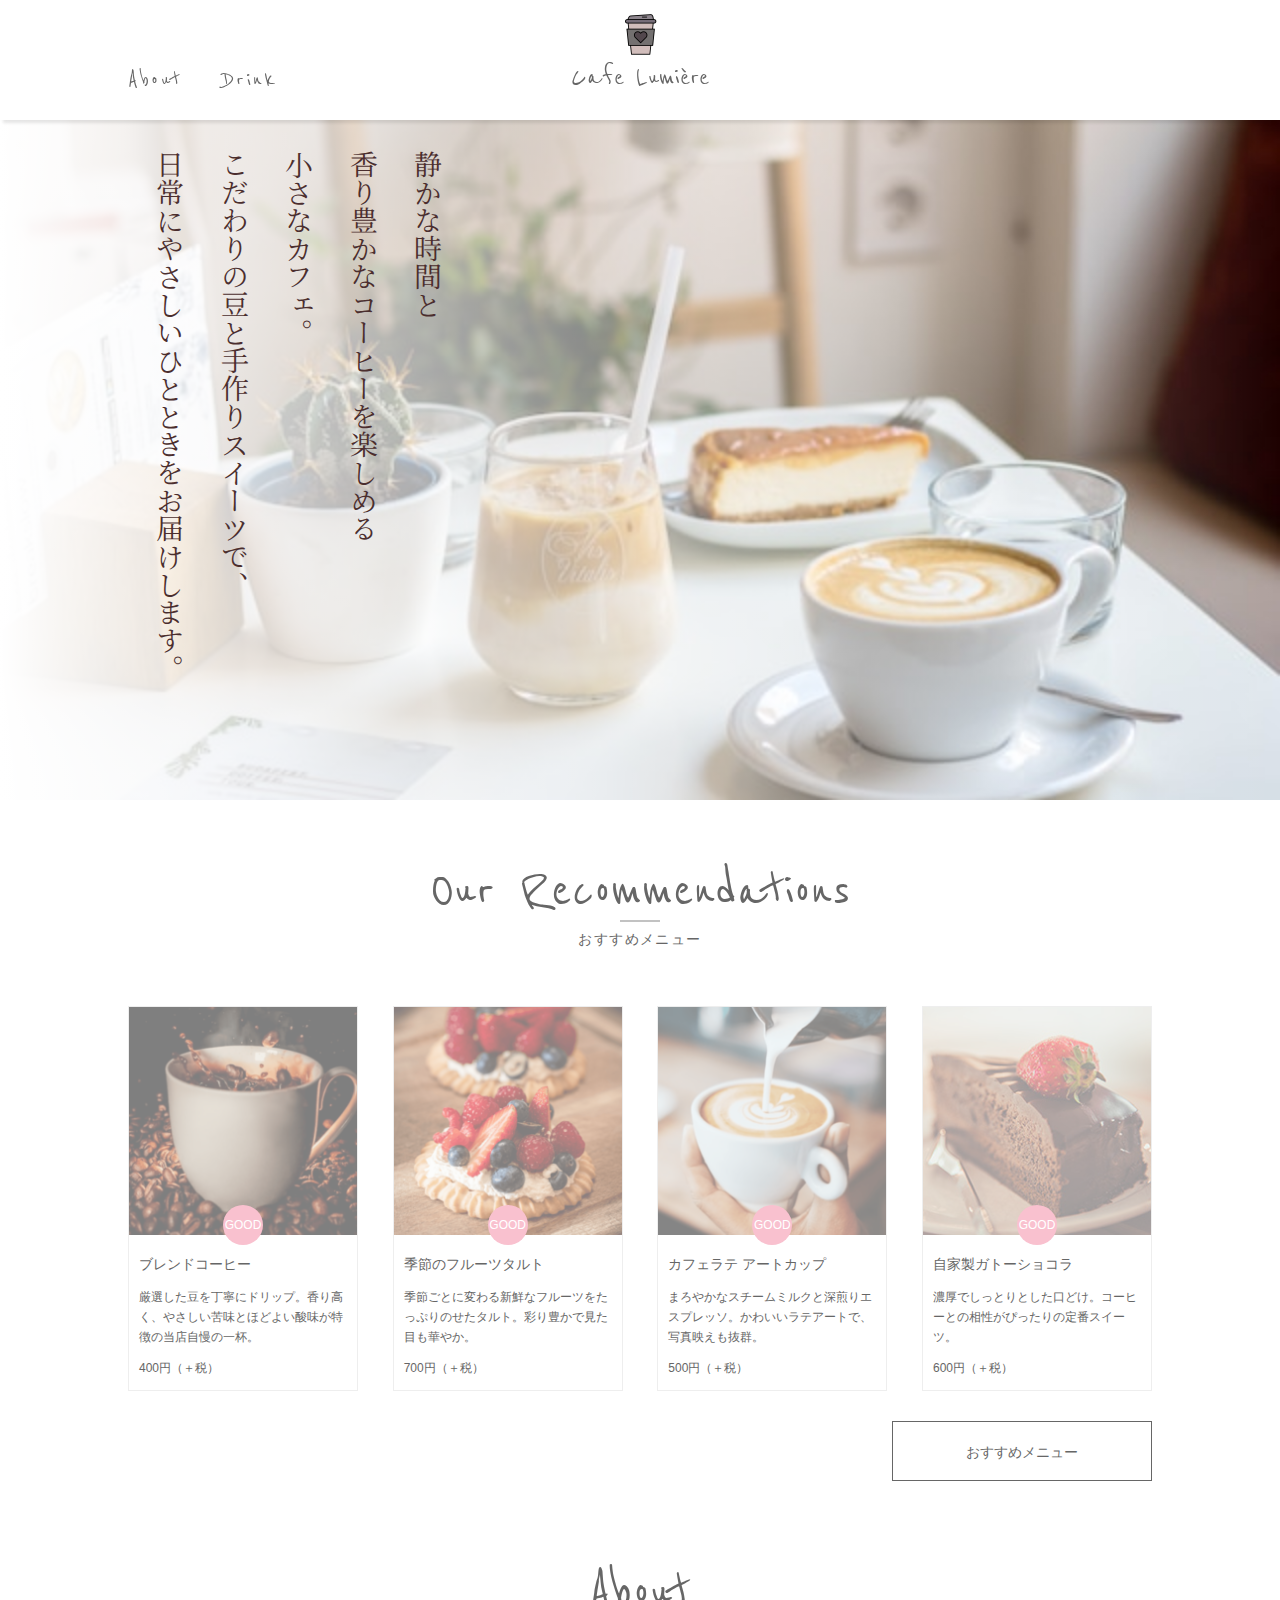
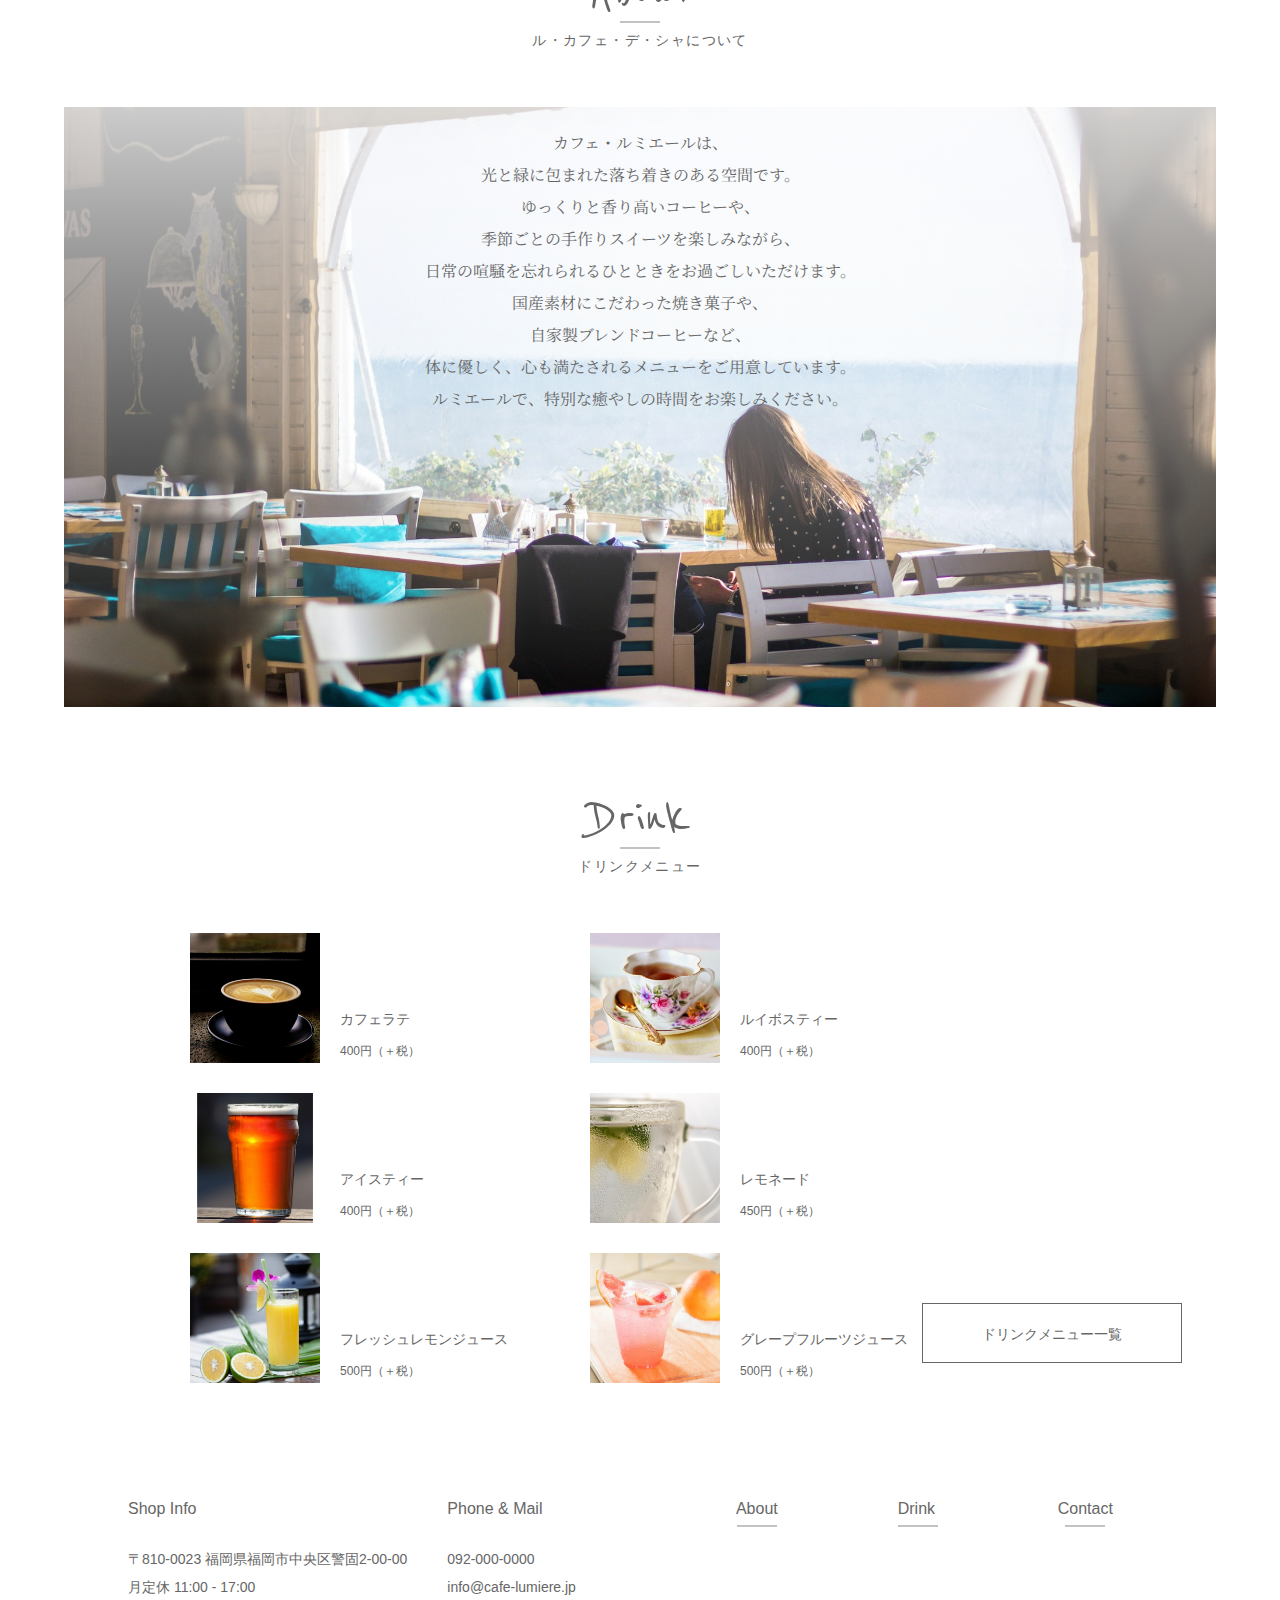
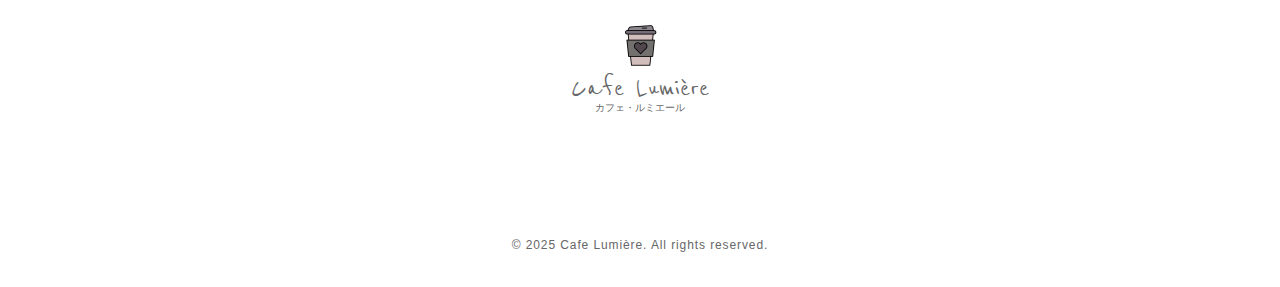
<file: index.html>
<!DOCTYPE html>
<html lang="ja" dir="ltr">

<head>
 <meta name="viewport" content="width=device-width, initial-scale=1, maximum-scale=1, user-scalable=no">
 <meta charset="utf-8">
 <title>Cafe Lumière カフェ ルミエール</title>
 <meta name="description" content="忙しい日常の中でほっと一息できる、心と体を休める空間。「Cafe Lumière」のWebサイトです。">
 <meta name="keywords" content="Cafe Lumière カフェ ルミエール,レシピ,Chipie,福岡,国産小麦,天然酵母,有機栽培,パン,ケーキ,コーヒー">
 <link rel="stylesheet" type="text/css" href="style.css">
 <link href="https://fonts.googleapis.com/css2?family=Noto+Serif+JP:wght@200..900&family=Reenie+Beanie&display=swap" rel="stylesheet">
 <link rel="stylesheet" href="https://cdnjs.cloudflare.com/ajax/libs/font-awesome/6.5.0/css/all.min.css">
 <script src="https://code.jquery.com/jquery-1.11.1.min.js"></script>
<script type="text/javascript">
$(document).ready(function() {
    var $itemBlk = $('.item-blk');  // 対象要素を取得
    if (!$itemBlk.length) return;   // 存在しなければ終了

    $(window).scroll(function() {
        var scrollTop = $(window).scrollTop();
        var windowHeight = $(window).height();

        $itemBlk.each(function() {
            var $this = $(this);
            var offsetTop = $this.offset().top;
            var offsetBottom = offsetTop + $this.outerHeight();

            if(scrollTop + windowHeight > offsetTop && scrollTop < offsetBottom) {
                $this.addClass('active');
            } else {
                $this.removeClass('active');
            }
        });
    });
});
</script>
 <script type="text/javascript">
　　$(window).load(function() {
　　　$('a[href^=#]').click(function() {
　　　　var speed = 1000;
　　　　var href = $(this).attr("href");
　　　　var target = $(href == "#" || href == "" ? 'html' : href);
　　　　var position = target.offset().top;
　　　　$("html, body").animate({
　　　　　scrollTop: position
　　　　}, speed, "swing");
　　　　return false;
　　　});
　　});
　</script>

 <script type="text/javascript">
 $(function(){
  $('#nav-toggle').click(function(){
   $('body').toggleClass('open');
  });
 });
 </script>
</head>

<body id="home">
 <header id="page-header">
  <div class="inner">
  <a href="#home"> <h1 class="logo"><span>Cafe Lumière</span></h1>
</a>
<div id="nav-toggle" class="sp">
  <div>
    <span></span>
    <span></span>
    <span></span>
    </div>
</div>

   <nav class="header-nav">
    <ul>
     <li><a href="#about">About</a></li>
     <li><a href="#drink">Drink</a></li>
    </ul>
    <ul class="sns">
    <a href="#"><i class="fab fa-facebook-f"></i></a>
    <a href="#"><i class="fab fa-instagram"></i></a>
    <a href="#"><i class="fab fa-youtube"></i></a>
  </div>
    </ul>
   </nav>
  </div>
 </header>

 <main>
  <div id="kv">
   <div class="inner">
    <p>
     静かな時間と<br>
     香り豊かなコーヒーを楽しめる<br>
     小さなカフェ。<br>
     こだわりの豆と手作りスイーツで、<br>
     日常にやさしいひとときをお届けします。<br>
    </p>
   </div>
  </div>

   <section id="new_arrivals">
   <h1><span>Our Recommendations</span>おすすめメニュー</h1>
   <div class="inner">
    <div class="item-blk">
     <div class="item">
      <p class="photo">
      <img src="./recommend/recommend1.png" alt="ブレンドコーヒー"></p>
      <h2>ブレンドコーヒー</h2>
      <p class="text">厳選した豆を丁寧にドリップ。香り高く、やさしい苦味とほどよい酸味が特徴の当店自慢の一杯。</p>
      <p class="price">400円（＋税）</p>
     </div>
     <div class="item">
      <p class="photo"><img src="./recommend/recommend2.png" alt="季節のフルーツタルト"></p>
      <h2>季節のフルーツタルト</h2>
      <p class="text">季節ごとに変わる新鮮なフルーツをたっぷりのせたタルト。彩り豊かで見た目も華やか。</p>
      <p class="price">700円（＋税）</p>
     </div>
     <div class="item">
      <p class="photo">
        <img src="./recommend/recommend3.png" alt="カフェラテ アートカップ">
      </p>
      <h2>カフェラテ アートカップ</h2>
      <p class="text">まろやかなスチームミルクと深煎りエスプレッソ。かわいいラテアートで、写真映えも抜群。</p>
      <p class="price">500円（＋税）</p>
     </div>
     <div class="item">
      <p class="photo"><img src="./recommend/recommend4.jpg" alt="自家製ガトーショコラ"></p>
      <h2>自家製ガトーショコラ</h2>
      <p class="text">濃厚でしっとりとした口どけ。コーヒーとの相性がぴったりの定番スイーツ。</p>
      <p class="price">600円（＋税）</p>
     </div>
    </div>
    <p class="btn"><a href="#">おすすめメニュー</a></p>
   </div>
  </section>

  <section id="about">
   <h1><span>About</span>ル・カフェ・デ・シャについて</h1>
   <div class="inner">
    <p class="text">
    カフェ・ルミエールは、<br>
    光と緑に包まれた落ち着きのある空間です。<br>
    ゆっくりと香り高いコーヒーや、<br>
    季節ごとの手作りスイーツを楽しみながら、<br>
    日常の喧騒を忘れられるひとときをお過ごしいただけます。<br>
    国産素材にこだわった焼き菓子や、<br>
    自家製ブレンドコーヒーなど、<br>
    体に優しく、心も満たされるメニューをご用意しています。<br>
    ルミエールで、特別な癒やしの時間をお楽しみください。
    </p>
   </div>
  </section>

  <section id="drink">
   <h1><span>Drink</span>ドリンクメニュー</h1>
   <div class="menu">
    <div class="item-blk">
     <div class="item">
      <p class="photo"><img src="./menu/img11.png" alt="カフェラテ"></p>
      <h2>カフェラテ</h2>
      <p class="price">400円（＋税）</p>
     </div>
     <div class="item">
      <p class="photo"><img src="./menu/img8.png" alt="ルイボスティー"></p>
      <h2>ルイボスティー</h2>
      <p class="price">400円（＋税）</p>
     </div>
     <div class="item">
      <p class="photo"><img src="./menu/img1.png" alt="アイスティー"></p>
      <h2>アイスティー</h2>
      <p class="price">400円（＋税）</p>
     </div>
     <div class="item">
      <p class="photo"><img src="./menu/img2.png" alt="レモネード"></p>
      <h2>レモネード</h2>
      <p class="price">450円（＋税）</p>
     </div>
     <div class="item pc">
      <p class="photo"><img src="./menu/img3.png" alt="フレッシュレモンジュース"></p>
      <h2>フレッシュレモンジュース</h2>
      <p class="price">500円（＋税）</p>
     </div>
     <div class="item pc">
      <p class="photo"><img src="./menu/img4.png" alt="グレープフルーツジュース"></p>
      <h2>グレープフルーツジュース</h2>
      <p class="price">500円（＋税）</p>
     </div>
    </div>
     <p class="btn"><a href="drink/index.html">ドリンクメニュー一覧</a></p>
   </div>
  </section>
</main>

<footer>
 <div class="inner">
  <div class="footer-blk">
   <h3>Shop Info</h3>
   <ul>
    <li>〒810-0023 福岡県福岡市中央区警固2-00-00</li>
    <li>月定休 11:00 - 17:00</li>
   </ul>
  </div>
  <div class="footer-blk">
   <h3>Phone & Mail</h3>
   <ul>
    <li><a href="tel:0420000000">092-000-0000</a></li>
    <li><a href="info@cafe-lumiere.jp">info@cafe-lumiere.jp</a></li>
   </ul>
  </div>

  <nav class="footer-nav">
   <ul>
    <li><a href="#about">About</a></li>
    <li><a href="#drink">Drink</a></li>
    <li><a href="contact/index.html">Contact</a></li>
  </ul>
  </nav>
 </div>

 <p class="logo"><span>Cafe Lumière</span>カフェ・ルミエール</p>

  <nav class="sns">
   <ul>
     <a href="#"><i class="fab fa-facebook-f"></i></a>
     <a href="#"><i class="fab fa-instagram"></i></a>
     <a href="#"><i class="fab fa-youtube"></i></a>
   </ul>
  </nav>

  <p class="copyright">© 2025 Cafe Lumière. All rights reserved.</p>
 </footer>
</body>

</html>
</file>
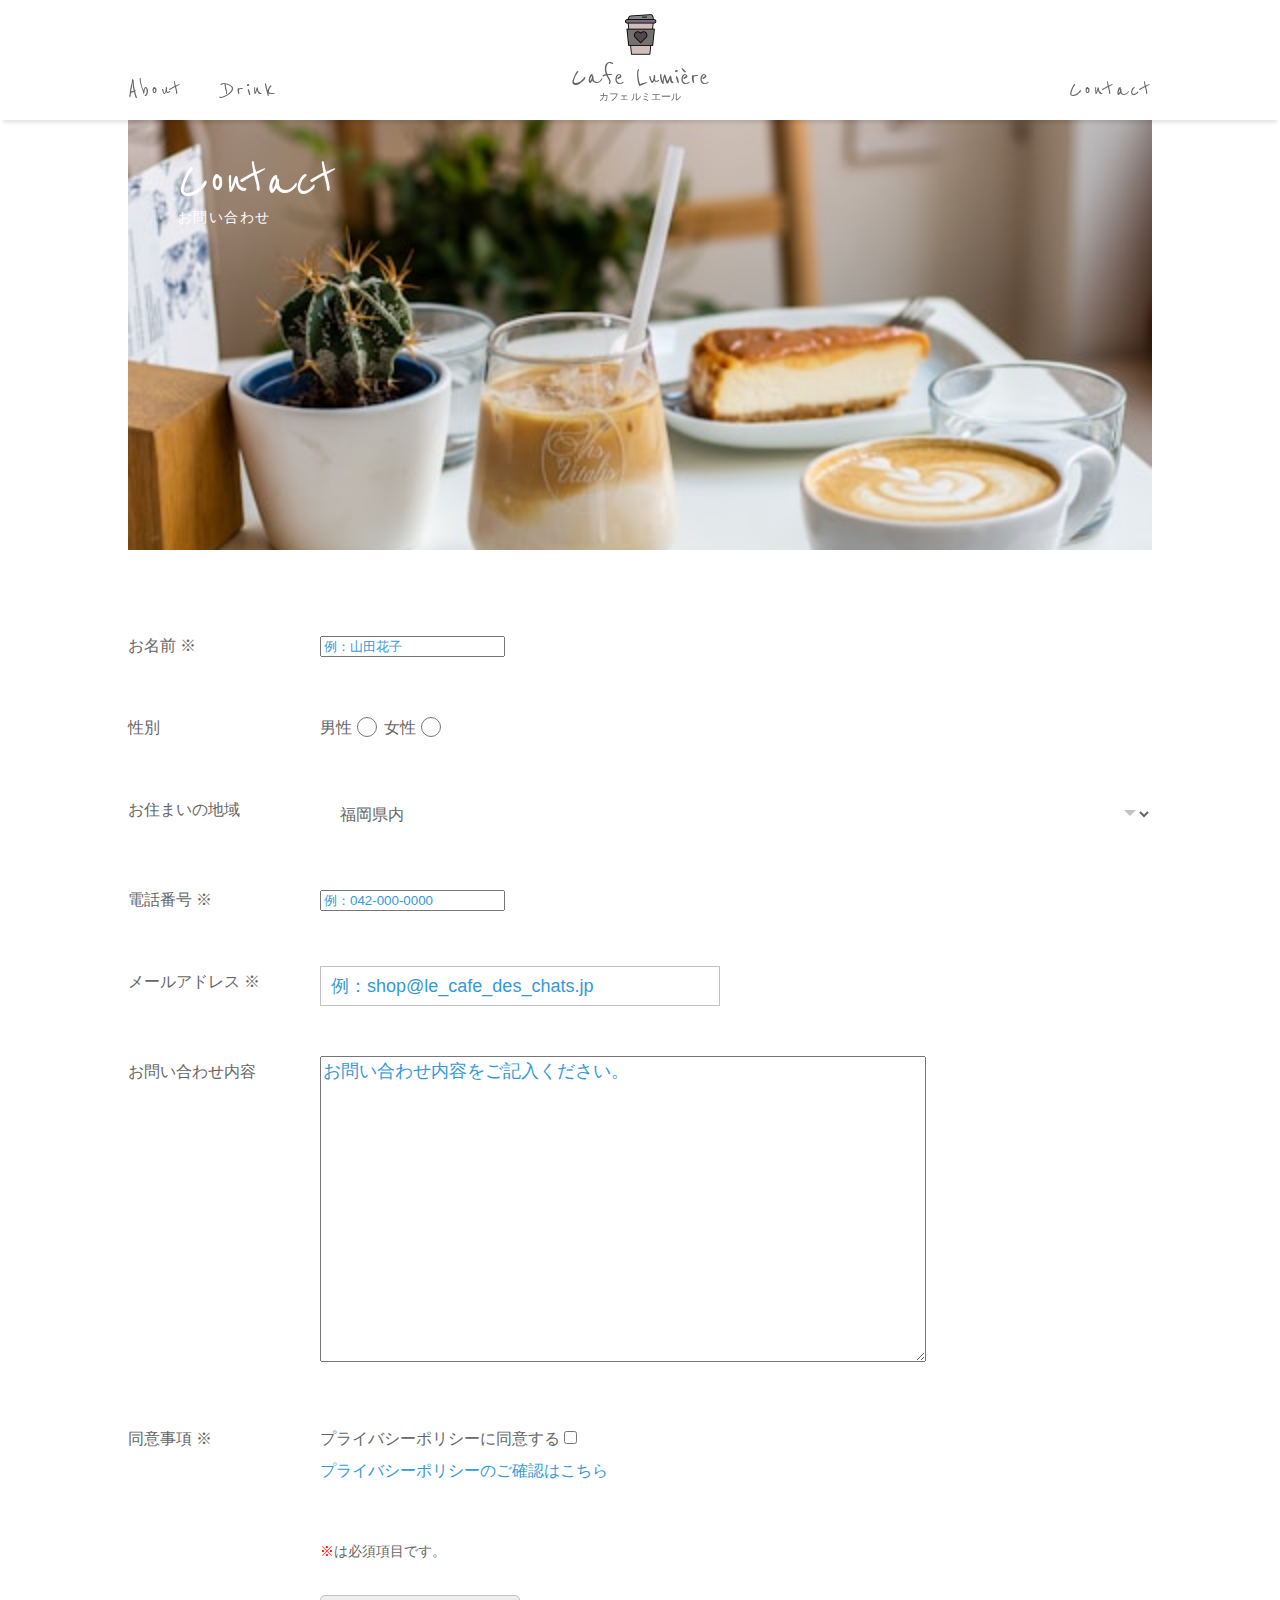
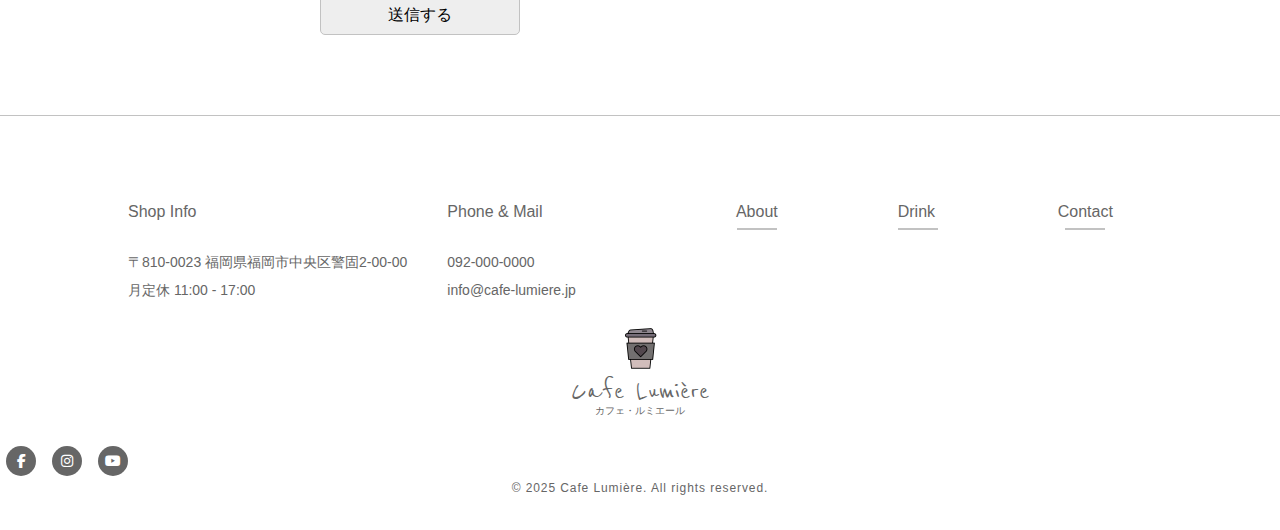
<file: contact/index.html>
﻿<!DOCTYPE html>
<html lang="ja" dir="ltr">
  <head>
    <meta name="viewport" content="width=device-width, initial-scale=1, maximum-scale=1, user-scalable=no"
    />
    <meta charset="utf-8" />
    <title>Cafe Lumière カフェ ルミエール</title>
    <meta
      name="description"
      content="カフェ「カフェ ルミエール」の「Contact」のページです。"/>
    <meta
      name="keywords"
      content="Cafe Lumière,カフェ ルミエール,レシピ,Chipie,福岡,国産小麦,天然酵母,有機栽培,パン,ケーキ,コーヒー"
    />
    <link rel="stylesheet" type="text/css" href="../style.css" />
    <link
      href="https://fonts.googleapis.com/css?family=Noto+Serif+JP|Reenie+Beanie&display=swap"
      rel="stylesheet"/>
     <link href="https://fonts.googleapis.com/css2?family=Noto+Serif+JP:wght@200..900&family=Reenie+Beanie&display=swap" rel="stylesheet">
     <link rel="stylesheet" href="https://cdnjs.cloudflare.com/ajax/libs/font-awesome/6.5.0/css/all.min.css">
     <script src="https://code.jquery.com/jquery-1.11.1.min.js"></script>
    <script type="text/javascript">
      $(function () {
        $("input").click(function () {
          $(this).next(".error").toggleClass("active");
        });
      });
    </script>
  </head>

  <body id="contact">
    <header id="page-header">
      <div class="inner">
        <a href="../index.html">
          <h1 class="logo">
            <span>Cafe Lumière</span>カフェ ルミエール
          </h1>
        </a>
        <div id="nav-toggle" class="sp">
          <div>
            <span></span>
            <span></span>
            <span></span>
          </div>
        </div>

        <nav class="header-nav">
          <ul>
            <li><a href="../index.html#about">About</a></li>
            <li><a href="../index.html#drink">Drink</a></li>
          </ul>
          <ul class="sns">
            <li>
              <a href="#"><i class="fab fa-facebook-f"></i></a>
            </li>
            <li>
               <a href="#"><i class="fab fa-instagram"></i></a>
            </li>
            <li>
              <a href="#"><i class="fab fa-youtube"></i></a>
            </li>
            <li><a href="#">Contact</a></li>
          </ul>
        </nav>
      </div>
    </header>

    <main>
      <header>
        <div class="inner">
          <h1><span>Contact</span>お問い合わせ</h1>
        </div>
      </header>

      <div class="inner">
        <form method="post" action="" enctype="">
          <dl>
            <dt><label for="your-name">お名前 ※</label></dt>
            <dd>
              <input
                type="text"
                name="お名前"
                id="your-name"
                placeholder="例：山田花子"
              />
              <span class="error">この項目は必ず入力してください。</span>
            </dd>
             <dt>性別</dt>
  <dd>
   <label for="man">男性</label><input type="radio" name="gender" value="男性" id="man">
   <label for="woman">女性</label><input type="radio" name="gender" value="女性" id="woman">
  </dd>
  <dt>お住まいの地域</dt>
  <dd class="pref-blk">
   <select name="pref">
    <option value="福岡県内">福岡県内</option>
    <option value=" 九州">九州</option>
    <option value="九州以外">九州以外</option>
   </select>
  </dd>
            <dt><label for="phone-num">電話番号 ※</label></dt>
            <dd>
              <input
                type="tel"
                name="電話番号"
                id="phone-num"
                placeholder="例：042-000-0000"
              />
              <span class="error">この項目は必ず入力してください。</span>
            </dd>
            <dt><label for="e-mail">メールアドレス ※</label></dt>
            <dd>
              <input
                type="email"
                name="メールアドレス"
                id="e-mail"
                placeholder="例：shop@le_cafe_des_chats.jp"
              />
              <span class="error">この項目は必ず入力してください。</span>
            </dd>
            <dt><label for="message">お問い合わせ内容</label></dt>
            <dd>
              <textarea
                name="お問い合わせ内容"
                id="message"
                placeholder="お問い合わせ内容をご記入ください。"
              ></textarea>
            </dd>
<dt><label for="agreement">同意事項 ※</label></dt>
  <dd>
   <label for="agree">プライバシーポリシーに同意する</label><input
type="checkbox" name="agree" value="同意事項" id="agree"><br>
   <a href="#" class="check-policy">プライバシーポリシーのご確認はこちら</a>
   <span class="error">この項目は必ず選択してください。</span>
</dd>
          </dl>
          <p class="notes"><span>※</span>は必須項目です。</p>
          <input type="submit" value="送信する" />
        </form>
      </div>
    </main>

<footer>
 <div class="inner">
  <div class="footer-blk">
   <h3>Shop Info</h3>
   <ul>
    <li>〒810-0023 福岡県福岡市中央区警固2-00-00</li>
    <li>月定休 11:00 - 17:00</li>
   </ul>
  </div>
  <div class="footer-blk">
   <h3>Phone & Mail</h3>
   <ul>
    <li><a href="tel:0420000000">092-000-0000</a></li>
    <li><a href="info@cafe-lumiere.jp">info@cafe-lumiere.jp</a></li>
   </ul>
  </div>

        <nav class="footer-nav">
          <ul>
            <li><a href="../index.html#about">About</a></li>
            <li><a href="../index.html#drink">Drink</a></li>
            <li><a href="#">Contact</a></li>
          </ul>
        </nav>
      </div>

      <p class="logo"><span>Cafe Lumière</span>カフェ・ルミエール</p>

      <nav class="sns">
        <ul>
          <li>
            <a href="#"><i class="fab fa-facebook-f"></i></a>
          </li>
          <li>
           <a href="#"><i class="fab fa-instagram"></i></a>
          </li>
          <li>
          <a href="#"><i class="fab fa-youtube"></i></a>
          </li>
        </ul>
      </nav>

      <p class="copyright">© 2025 Cafe Lumière. All rights reserved.</p>
    </footer>
  </body>
</html>
</file>
<file: style.css>
@charset "UTF-8";

/*--------------------default*/
html {
  margin: 0;
  padding: 0;
  font-size: 62.5%;
}

/*==============================All*/
body {
  margin: 0;
  padding: 0;
  color: #666;
  font-family: "ヒラギノ角ゴ Pro W3", "Hiragino Kaku Gothic Pro", "メイリオ", Meiryo, Osaka, "ＭＳ Ｐゴシック", "MS PGothic", Sans-Serif !important;
  font-size: 1.4rem;
  text-align: left;
  line-height: 2;
  -webkit-text-size-adjust: 100%;
}

p {
  margin: 0;
  padding: 0;
}

a {
  color: #666;
  text-decoration: none;
}

h1,
h2,
h3,
h4,
h5,
h6 {
  margin: 0;
  padding: 0;
  font-weight: normal;
}

img {
  width: 100%;
  height: auto;
}

ul {
  margin: 0;
  padding: 0;
}

ul li {
  list-style-type: none;
  padding: 0;
}

dl,
dt,
dd {
  margin: 0;
  padding: 0;
}

dt {
  font-weight: normal;
}

table {
  border-collapse: collapse;
}

figure {
  margin: 0;
  padding: 0;
}

input {
  cursor: pointer;
}

main {
  padding: 100px 0 0;
}

section::before {
  height: 120px;
  margin: -120px 0 0;
  content: "";
  display: block;
}

.inner {
  width: 1024px;
  margin: 0 auto;
}

.btn a {
  display: inline-block;
  box-sizing: border-box;
  width: 260px;
  height: 60px;
  border: 1px solid #666;
  text-align: center;
  line-height: 60px;
}

.logo {
  font-family: 'Noto Serof JP', serif;
  font-size: 1rem;
  text-align: center;
  line-height: 1;
}

.logo::before {
  content: url(./coffee_img.png);
}


.logo span {
  font-family: 'Reenie Beanie', cursive;
  display: block;
  font-size: 3rem;
}

.sp {
  display: none;
}


/*------------------------  ヘッダー*/
#page-header {
  box-sizing: border-box;
  height: 120px;
  padding: 10px;
  position: fixed;
  width: 100%;
  background: #fff;
  z-index: 10;
  box-shadow: 0 6px 3px -3px rgba(0, 0, 0, .1);
}

#page-header .header-nav {
  display: flex;

  width: 100%;
  margin: -57px 0 0;
  justify-content: space-between;
}

#page-header .header-nav ul {
  display: flex;
}

#page-header .header-nav ul:first-child li {
  margin: 0 40px 0 0;
}

#page-header .header-nav ul:last-child li {
  margin: 0 0 0 25px;
}

#page-header .header-nav ul:last-child li:last-child {
  margin: 0 0 0 40px;
}

#page-header .header-nav li a {
  font-family: 'Reenie Beanie', cursive;
  font-size: 2.5rem;
  letter-spacing: .1em;
  line-height: 90px;
  /* 高さに合わせて調整 */
}

#page-header .header-nav li a img {

  min-width: 18px;
  max-height: 18px;
  vertical-align: -3px;
}

.sns a i {
  margin: 0 10px;
  /* アイコン同士の間隔 */
  color: #ffffff;
  /* アイコンの色 */
  line-height: 90px;
  /* 高さに合わせて調整 */
}

/*-----------------------フッター*/

footer .inner {
  display: flex;

  margin: 0 auto 20px;
}

footer .footer-blk {
  margin: 0 40px 0 0;
}

footer .footer-blk h3 {
  margin: 0 0 20px;
  font-size: 1.6rem;
}

footer .footer-nav ul {
  display: flex;
  justify-content: flex-end;
}

footer .footer-nav li {
  margin: 0 0 0 120px;
}

footer .footer-nav li::after {

  display: block;
  width: 40px;
  height: 2px;
  margin: 0 auto 10px;
  background: #c2c2c2;
  content: "";
}

footer .footer-nav li a {
  font-size: 1.6rem;
}

footer .logo {
  margin: 0 0 30px;
  text-align: center;
}

footer .sns li {
  display: inline-block;
  margin: 0 6px;
}

footer .sns li a {

  display: flex;
  width: 30px;
  height: 30px;
  border-radius: 50%;
  background: #666;
  justify-content: center;
  align-items: center;
}

footer .sns li a img {

  max-width: 18px;
  max-height: 18px;
}

footer .copyright {
  text-align: center;
  margin: 0 0 30px;
  font-size: 1.2rem;
  letter-spacing: .075em;
}

/*------------------------ホーム*/

#home #kv {
  width: 100%;
  height: 700px;
  margin: 0 0 60px;
  background: url(./cafe.img.jpg) no-repeat center top;
  background-size: cover;
}

#home #kv::before {
  content: "";
  position: absolute;
  top: 0;
  left: 0;
  width: 100%;
  height: 800px;
  background: linear-gradient(to right,
      rgba(255, 255, 255, 1),
      /* 左：白50%透明 */
      rgba(255, 255, 255, 0)
      /* 右：完全透明 */
    );
  z-index: 1;
}

#home #kv .inner {
  position: relative;
  height: 600px;
}

#home #kv p {
  position: absolute;
  top: 50px;
  left: 10px;
  font-family: 'Noto Serif JP', serif;
  font-size: 2.8rem;
  line-height: 2.3;
  writing-mode: vertical-rl;
  color: #4B2E2E;
  z-index: 2;
}

#home section {
  margin: 0 0 80px;
}

#home section h1 {
  margin: 0 0 60px;
  font-size: 1.4em;
  text-align: center;
  line-height: 1;
  letter-spacing: .1em;
}


#home section h1 {
  margin: 0 0 60px;
  font-size: 1.4rem;
  text-align: center;
  line-height: 1;
  letter-spacing: .1em;
}

#home section h1 span {
  font-family: 'Reenie Beanie', cursive;
  display: block;
  font-size: 6rem;
  letter-spacing: 0;
}

#home section h1 span::after {
  display: block;
  width: 40px;
  height: 2px;
  margin: 0 auto 10px;
  background: #c2c2c2;
  content: "";
}


#home section h1 span {
  font-family: "Reenie Beanie", cursive;
}

#home #about .text {
  font-family: "Noto Serif JP", serif;
}

#home #new_arrivals .item-blk {
  display: flex;
  justify-content: space-between;
  margin: 0 auto 30px;
}

#home #new_arrivals .item {
  box-sizing: border-box;
  position: relative;
  width: 230px;
  border: 1px solid #eee;
}

#home #new_arrivals .item .photo {
  width: 100%;
  height: 228px;
  overflow: hidden;
}

#home #new_arrivals .item .photo img {
  width: 100%;
  height: auto;
  transition: all 0.75s ease;
  transform: scale(1);
  opacity: 0.5;
}

#home #new_arrivals .item .photo:hover img {
  transform: scale(1.1);
  opacity: 1;
}

#home #new_arrivals .item h2 {
  margin: 10px;
  font-size: 1.4rem;
  font-weight: normal;
}

#home #new_arrivals .item h2::before {
  display: block;
  position: relative;
  width: 40px;
  height: 40px;
  margin: -40px auto 5px;
  border-radius: 50%;
  background: #F9C1CF;
  color: #fff;
  font-size: 1.2rem;
  text-align: center;
  line-height: 40px;
  content: "GOOD";
}

#home #new_arrivals .item .text {
  margin: 10px 10px 0;
  padding: 0 0 42px;
  font-size: 1.2rem;
  line-height: 1.666666;
}

#home #new_arrivals .item .price {
  position: absolute;
  bottom: 10px;
  left: 10px;
  font-size: 1.2rem;
}

#home #new_arrivals .btn {
  text-align: right;
}

#home #about .inner {
  box-sizing: border-box;
  width: 100%;
  height: 600px;
  margin: 0 0;
  padding: 20px 0 0;
  background: url(./explain_cover.jpg)no-repeat center top;
  background-size: 90% auto;
  /* 横幅90%、縦は自動 */
  position: relative;

}

#home #about .inner::before {
  content: "";
  position: absolute;
  top: 0;
  left: 0;
  width: 100%;
  height: 600px;
  background: linear-gradient(rgba(255, 255, 255, 0.8),
      rgba(255, 255, 255, 0));
  z-index: 0;
  /* 文字より後ろに */
}

#home #about .text {
  font-family: 'Noto Serif JP', serif;
  width: 450px;
  margin: 0 auto 50px;
  /* 左右中央寄せ */
  text-align: center;
  font-size: 1.6rem;
  position: relative;
  /* 追加 */
  z-index: 1;
}



#home #drink {
  position: relative;
  width: 100%;
  height: auto;
}

#home #drink .menu {
  position: relative;
}

#home #drink .movie video {
  opacity: .2;
  width: 100%;
  height: auto;
}

#home #drink .item-blk {
  width: 800px;
  margin: 50px auto 0;
  display: flex;
  flex-wrap: wrap;
  justify-content: space-between;
  margin-left: calc(50% - 400px - 50px);
  /* 中央基準から左に50pxずらす */
}

#home #drink .item-blk.active {
  animation: RightToLeft 2s;
}

@keyframes RightToLeft {
  0% {
    opacity: 0;
    transform: translateX(500px);
  }

  100% {
    opacity: 1;
    transform: translateX(0);
  }
}

#home #drink .item {
  position: relative;
  width: 50%;
  margin: 0 0 30px;
}

#home #drink .item .photo {
  width: 130px;
  height: 130px;
}

#home #drink .item h2 {
  position: absolute;
  bottom: 30px;
  left: 150px;
  font-size: 1.4rem;
}

#home #drink .item .price {
  position: absolute;
  left: 150px;
  bottom: 0;
  font-size: 1.2rem;
}

#home #drink .btn {
  position: absolute;
  bottom: 50px;
  left: calc(50% - 512px - -30px);
  /* ← 50px 左に寄せる */
  width: 1024px;
  text-align: right;
}

#home #drink .btn a {
  border-color: #666;
  color: #666;
  background: rgba(255, 255, 255, .3);
}

/*---------------------ドリンクメニュー*/
#drink main header .inner {
  height: 200px;
  background: url(images/header_bg.jpg) no-repeat center top;
  background-size: contain;
  background-attachment: fixed;
  padding: 50px;
  box-sizing: border-box;
}

#drink main header h1 {
  margin: 0 0 60px;
  font-size: 1.4rem;
  line-height: 1;
  letter-spacing: 0.1em;
  color: #fff;
}

#drink main header h1 span {
  display: block;
  font-family: "Reenie Beanie", cursive;
  font-size: 6rem;
  letter-spacing: 0;
}

#drink main .inner {
  padding: 65px 0;
}

#drink .grid-blk {
  display: grid;
  width: 100%;
  height: 1000px;
  grid-template-columns: 20% 15% 30% 15% 20%;
  grid-template-rows: 20% 20% 20% 20% 20%;
  grid-template-areas: "a a b b c " "d e e f f " "d e e g g " "h h i j j " "k l l j j ";
}

#drink .grid-blk div {
  background-repeat: no-repeat;
  background-position: center center;
  background-size: cover;
  opacity: 0;
}

#drink .grid-blk .grid-a {
  grid-area: a;
  background-image: url(drink/images/drink01.jpg);
  animation: drink-item 0.5s ease 0.5s 1 forwards;
}

#drink .grid-blk .grid-b {
  grid-area: b;
  background-image: url(drink/images/drink02.jpg);
  animation: drink-item 0.5s ease 0.7s 1 forwards;
}

#drink .grid-blk .grid-c {
  grid-area: c;
  background-image: url(drink/images/drink03.jpg);
  animation: drink-item 0.5s ease 0.9s 1 forwards;
}

#drink .grid-blk .grid-d {
  grid-area: d;
  background-image: url(drink/images/drink04.jpg);
  animation: drink-item 0.5s ease 1.1s 1 forwards;
}

#drink .grid-blk .grid-e {
  grid-area: e;
  background-image: url(drink/images/drink05.jpg);
  animation: drink-item 0.5s ease 1.3s 1 forwards;
}

#drink .grid-blk .grid-f {
  grid-area: f;
  background-image: url(drink/images/drink06.jpg);
  animation: drink-item 0.5s ease 1.5s 1 forwards;
}

#drink .grid-blk .grid-g {
  grid-area: g;
  background-image: url(drink/images/drink07.jpg);
  animation: drink-item 0.5s ease 1.7s 1 forwards;
}

#drink .grid-blk .grid-h {
  grid-area: h;
  background-image: url(drink/images/drink08.jpg);
  animation: drink-item 0.5s ease 1.9s 1 forwards;
}

#drink .grid-blk .grid-i {
  grid-area: i;
  background-image: url(drink/images/drink09.jpg);
  animation: drink-item 0.5s ease 2.1s 1 forwards;
}

#drink .grid-blk .grid-j {
  grid-area: j;
  background-image: url(drink/images/drink10.jpg);
  animation: drink-item 0.5s ease 2.3s 1 forwards;
}

#drink .grid-blk .grid-k {
  grid-area: k;
  background-image: url(drink/images/drink11.jpg);
  animation: drink-item 0.5s ease 2.5s 1 forwards;
}

#drink .grid-blk .grid-l {
  grid-area: l;
  background-image: url(drink/images/drink12.jpg);
  animation: drink-item 0.5s ease 2.7s 1 forwards;
}

@keyframes drink-item {
  100% {
    opacity: 1;
  }
}

/*----------------お問い合わせ*/
#contact main {
  padding-bottom: 80px;
  margin: 0 0 80px;
  border-bottom: 1px solid #c2c2c2;
}

#contact main header {
  margin: 0 0 80px;
}

#contact main header .inner {
  height: 450px;
  background: url(./cafe.img.jpg) no-repeat center top;
  background-size: contain;
  background-attachment: fixed;
  padding: 50px;
  box-sizing: border-box;
}

#contact main header h1 {
  margin: 0 0 60px;
  font-size: 1.4rem;
  line-height: 1;
  letter-spacing: 0.1em;
  color: #fff;
}

#contact main header h1 span {
  display: block;
  font-family: "Reenie Beanie", cursive;
  font-size: 6rem;
  letter-spacing: 0;
}

#contact form dl {
  display: flex;
  flex-wrap: wrap;
  font-size: 1.6rem;
}

#contact form dt {
  width: 12em;
  margin: 0 0 50px;
}

#contact form dd {
  width: calc(100% - 12em);
  margin: 0 0 50px;
  position: relative;
}

#contact input [type="text"],
#contact input [type="tel"],
#contact input[type="email"] {
  font-size: 1.8rem;
  height: 40px;
  width: 400px;
  border: 1px solid#c2c2c2;
  padding: 10px;
  box-sizing: border-box;
}

#contact input[type="radio"] {
  height: 20px;
  width: 20px;
  border-radius: 50%;
  border: 1px solid #c2c2c2;
  vertical-align: -4px;
  box-sizing: border-box;
}

#contact input[type="radio"]:checked {
  background: #c2c2c2;
}

#contact form dd.pref-blk::before {
  position: absolute;
  top: 1em;
  right: 1em;
  width: 0;
  height: 0;
  padding: 0;
  content: "";
  border-left: 6px solid transparent;
  border-right: 6px solid transparent;
  border-top: 6px solid #c2c2c2;
  pointer-events: none;
}

#contact form dd.pref-blk select {
  width: 100%;
  padding: 0 0 0 1em;
  height: 40px;
  cursor: pointer;
  border: none;
  box-shadow: none;
  background: none;
  color: #666;
  font-size: 1.6rem;
  box-sizing: border-box;
}

#contact textarea {
  font-family: "ヒラギノ角ゴ Pro W3", "Hiragino Kaku Gothic Pro", "メイリオ", Meiryo, Osaka, "ＭＳ Ｐゴシック", "MS PGothic", Sans-Serif !important;
  font-size: 1.8rem;
  width: 600px;
  height: 300px;
  border: 1px splid #c2c2c2
}

#contact input[type="submit"] {
  font-size: 1.6rem;
  width: 200px;
  height: 40px;
  text-align: center;
  border: 1px solid #c2c2c2;
  background: #eee;
  border-radius: 5px;
  margin: 0 0 0 12em;
}

#contact .notes {
  margin: 0 0 30px calc(1.6rem * 12);
}

#contact .notes span {
  color: #f00;
}

::placeholder,
.check-policy {
  color: #3498db;
}

.error {
  position: absolute;
  left: 0;
  padding: 3px 3px 2px;
  background-color: #f66;
  border-radius: 5px;
  font-size: 1.4rem;
  color: #fff;
  transform: translateY(-2.7em);
  transition: all 1s;
  opacity: 0;
}

.error.active {
  opacity: 1;
}

.error::after {
  content: ' ';
  position: absolute;
  top: 100%;
  left: 15px;
  border: 7px solid transparent;
  border-top-color: #f66;
  margin-left: 1px;
}

/*---------------------------------スマホ*/
@media screen and (max-width: 414px) {


  .pc {
    display: none;
  }

  .sp {
    display: block;
  }


  .inner {
    width: 100%;
  }

  /*--------------------------ヘッダ*/
  #nav-toggle {
    position: fixed;
    top: 25px;
    right: 25px;
    height: 32px;
    cursor: pointer;
    z-index: 1000;
  }

  #nav-toggle>div {
    position: relative;
    width: 36px;
  }

  #nav-toggle>div span {
    width: 100%;
    height: 2px;
    left: 0;
    display: block;
    background: #000;
    position: absolute;
    transition: transform .3s ease, top .5s ease;
  }

  #nav-toggle>div span:nth-child(1) {
    top: 0;
  }

  #nav-toggle>div span:nth-child(2) {
    top: 14px;
  }

  #nav-toggle>div span:nth-child(3) {
    top: 28px;
  }

  .open #nav-toggle>div span:nth-child(1) {
    top: 15px;
    transform: rotate(45deg);
  }

  .open #nav-toggle>div span:nth-child(2) {
    width: 0;
  }

  .open #nav-toggle>div span:nth-child(3) {
    top: 15px;
    transform: rotate(-45deg);
  }

  .open #page-header .header-nav {
    transform: translateX(0) !important;
  }

  #page-header .header-nav {
    background: linear-gradient(-45deg, #ffb2ec, #f0e78b);
    color: #fff;
    position: fixed;
    width: 100%;
    top: 0;
    left: 0;
    right: 0;
    bottom: 0;
    margin: 0;
    z-index: 990;
    display: flex;
    flex-direction: column;
    justify-content: center;
    padding-left: 100px;
    transform: translateX(-100%);
    transition: transform 1s ease;
  }


  #page-header .header-nav ul {
    display: block;
  }

  #page-header .header-nav ul.sns {
    display: flex;
    flex-wrap: wrap;
    justify-content: flex-start;
    margin: 0 0 0 -7px;
  }

  #page-header .header-nav li {
    position: relative;
    margin: 0 !important;
    text-align: left;
    transform: translateX(-200px);
    transition: transform 1.3s ease;
  }

  .open #page-header .header-nav li {
    transform: translateX(0);
  }

  #page-header .header-nav ul.sns li {
    margin: 0 1em 0 0 !important;
  }

  #page-header .header-nav ul>li:nth-child(2) {
    transition-delay: .15s;
  }

  #page-header .header-nav ul>li:nth-child(3) {
    transition-delay: .3s;
  }

  #page-header .header-nav ul>li:nth-child(4) {
    transition-delay: .6s;
  }

  #page-header .header-nav ul.sns li:last-child {
    width: 100%;
    margin: 0 0 0 7px !important;
  }

  #page-header .header-nav ul.sns img {
    max-width: 28px;
    max-height: 28px;
  }

  #page-header .header-nav li a {
    display: inline-block;
    color: #000;
    text-decoration: none;
    padding: 10px 0;
    font-size: 2.8rem;
  }

  /*------------------------フッタ*/
  footer .inner {
    display: block;
  }

  footer .footer-blk {
    margin: 0 10px 30px;
  }

  footer .footer-blk h3 {
    margin: 0;
  }

  footer .footer-nav ul {
    justify-content: space-between;
    width: 94%;
    margin: 0 auto;
  }

  footer .footer-nav li {
    margin: 0;
  }

  /*------------------------ホーム*/
  #home #kv {
    height: 300px;
    margin: 0 0 40px;
  }

  #home #kv .inner {
    height: 300px;
  }

  #home #kv::before {
    content: "";
    position: absolute;
    top: 0;
    left: 0;
    width: 100%;
    height: 400px;
    background: linear-gradient(to right, rgba(255, 255, 255, 1),
        /* 左：白50%透明 */
        rgba(255, 255, 255, 0)
        /* 右：完全透明 */
      );
    z-index: 1;
  }

  #home #kv p {
    top: 10px;
    left: 3%;
    font-size: 1.8rem;
    position: relative;
  }

  #home section {
    margin: 0 0 40px;
  }

  #home section h1 {
    margin: 0 0 40px;
  }

  #home section h1 span {
    font-size: 4rem;
  }
  /*new arrivels*/
  #home #new_arrivals .item-blk {
    width: 94%;
    flex-wrap: wrap;
  }

  #home #new_arrivals .item {
    width: calc(50% - 5px);
    margin: 0 0 10px;
  }

  #home #new_arrivals .item h2 {
    margin: 5px;
  }

  #home #new_arrivals .item h2::before {
    margin: -85px auto 5px;
  }

  #home #new_arrivals .item .text {
    margin: 5px 5px 0;
  }

  #home .btn {
    text-align: center !important;
    width: 94% !important;
    margin: 30px auto 0;
  }

  #home .btn a {
    width: 100%;
    height: 60px;
    font-size: 1.6rem;
    line-height: 60px;
  }

  /*explain*/

  #home #about .inner {
    height: auto;
    padding: 220px 0 0;
  }

  #home #about .text {
    width: 100%;
    margin: 30px 0 30px;
    padding: 0 3%;
    box-sizing: border-box;
    font-size: 3.3vw;
  }

  #home #about .btn a {
    width: 100%;
  }

/*menu*/
  
  #home #drink .item-blk {
    width: 94%;
    display: flex;
    flex-wrap: wrap;
    margin: 0 auto;
  }

  #home #drink .item {
    width: calc(50% - 5px);
    margin: 0 0 12px;
    text-align: center;
  }

  #home #drink .item .photo {
    width: 100%;
    margin: 0 auto 8px;  /* 写真下に余白を追加 */
  }

  #home #drink .item .photo img {
    width: 100%;
    height: auto;
    display: block;
  }

  #home #drink .item h2 {
    margin: 0 0 6px;
    font-size: 1.1rem;   /* ← 大きめに調整 */
    line-height: 1.4;
    color: #fff;        /* ← 白文字 */
    font-weight: bold;  /* ← 強調 */
    position: static;
  }

  #home #drink .item .price {
    margin: 0 0 6px;
    font-size: 1rem;
    color: #fff;
    position: static;    /* ← 位置指定をリセット */
  }

  #home #drink .btn {
    display: none;
  }

  

/*-------------ドリンクメニュー*/
#drink main {
  padding: 100px 0 0;
  margin: 0 0 40px;
}

#drink main header {
  margin: 0 0 40px;
}

#drink main header .inner,
#drink main .inner {
  width: 100%;
  height: 150px;
  background-attachment: scroll;
  background-size: cover;
  padding-top: 0;
}

#drink main header h1 {
  margin: 0;
}

#drink .grid-blk {
  display: flex;
  flex-wrap: wrap;
  height: 500px;
}

#drink .grid-blk div {
  width: calc(100% / 3);
}



/*--------------------お問い合わせ*/
input:not(#agree),
button,
textarea,
select {
  -webkit-appearance: none;
  -moz-appearance: none;
  appearance: none;
}

#contact main {
  padding: 100px 0 0;
  margin: 0 0 40px;
}

#contact main header {
  margin: 0 0 40px;
}

#contact main header .inner {
  width: 100%;
  height: 150px;
  background-attachment: scroll;
  background-size: cover;
}

#contact main header h1 {
  margin: 0;
}

#contact form {
  width: 94%;
  margin: 0 auto;
}

#contact form dt {
  display: block;
}

#contact form dl {
  display: block;
}

#contact form dt {
  margin: 0 0 5px;
}

#contact form dd {
  width: 100%;
  margin: 0 0 20px;
}

#contact .notes {
  margin: 0 0 30px;
  text-align: right;
}

#contact input[type="text"],
#contact input[type="tel"],
#contact input[type="email"],
#contact form dd.pref-blk {
  width: 100%;
}

#contact textarea {
  width: 100%;
  height: 200px;
  box-sizing: border-box;
}

#contact input[type="submit"] {
  width: 100%;
  margin: 0 0 40px;
}

.error {
  left: auto;
  right: 0;
  top: 0;
}}
</file>
